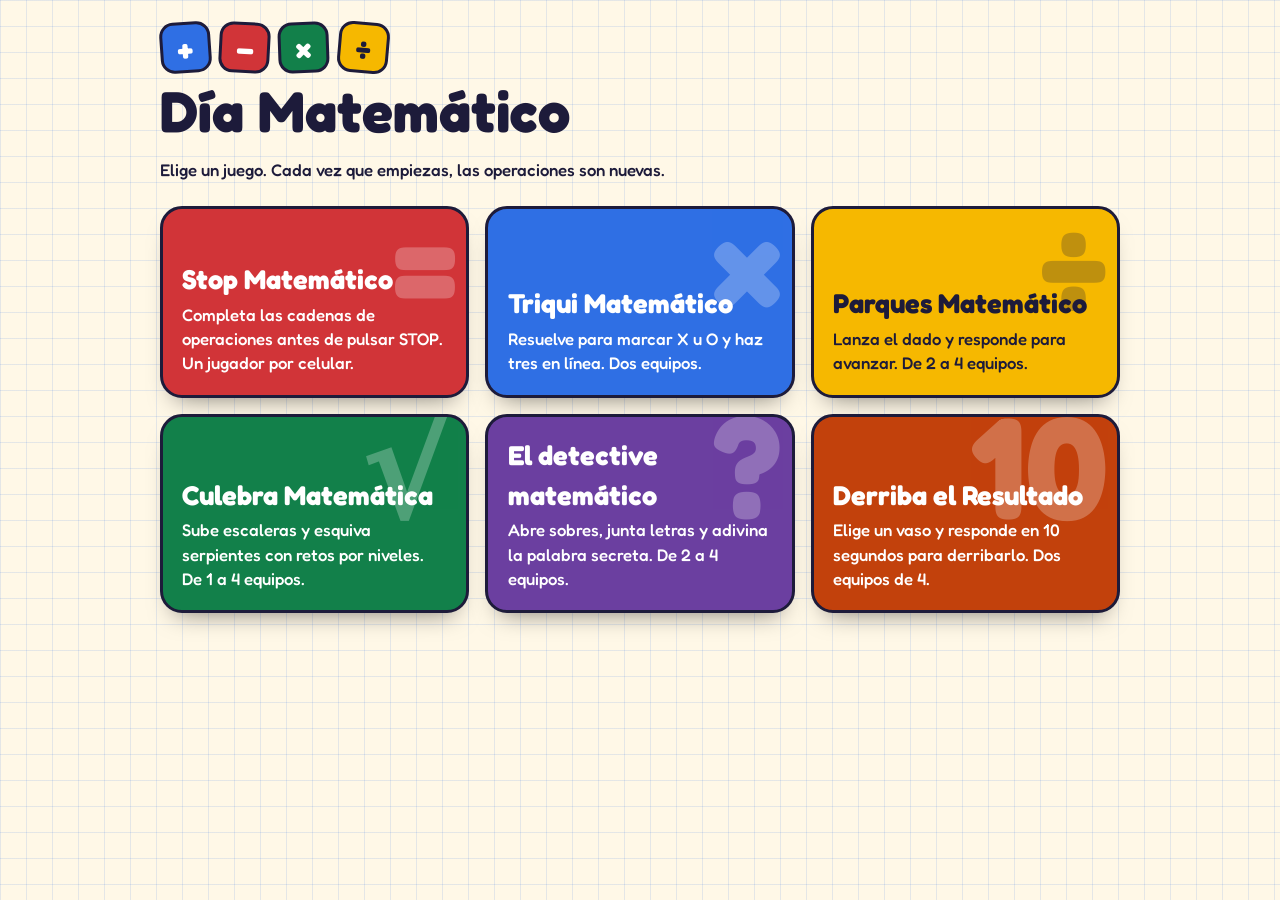
<file: index.html>
<!doctype html><html lang="es"><meta charset="utf-8"><meta name="viewport" content="width=device-width,initial-scale=1"><title>Día Matemático</title><link rel="stylesheet" href="style.css">
<style>
.ops{display:flex;gap:.5rem;margin:.4rem 0 .6rem}
.ops b{display:grid;place-items:center;width:3.2rem;height:3.2rem;font-size:2rem;color:#fff;background:var(--c);border:3px solid #1d1b3a;border-radius:14px;rotate:var(--a)}
@media(prefers-reduced-motion:no-preference){.ops b{animation:pop .6s cubic-bezier(.2,.9,.2,1) backwards;animation-delay:calc(var(--i)*90ms)}}
@keyframes pop{from{translate:0 -2rem;opacity:0}}
.grid{display:grid;gap:1rem;margin-top:1.5rem}
@media(min-width:44rem){.grid{grid-template-columns:repeat(3,1fr)}}
.grid a{position:relative;overflow:hidden;display:flex;flex-direction:column;justify-content:flex-end;min-height:12rem;padding:1.2rem;color:#fff;text-decoration:none;background:var(--c);border:3px solid #1d1b3a;border-radius:22px;box-shadow:0 14px 24px -14px rgb(0 0 0/.5);transition:transform .2s}
.grid a:hover{transform:translateY(-4px)}
.grid a.y{color:#1d1b3a}
.grid b{position:absolute;top:-1.5rem;right:.6rem;font-size:9rem;line-height:1;opacity:.25}
.grid h2{font-size:1.7rem}.grid p{margin:.2rem 0 0}
</style>
<main class="wrap">
<div class="ops"><b style="--c:var(--b);--a:-4deg;--i:0">+</b><b style="--c:var(--r);--a:3deg;--i:1">−</b><b style="--c:var(--g);--a:-2deg;--i:2">×</b><b style="--c:var(--y);--a:5deg;--i:3;color:#1d1b3a">÷</b></div>
<h1>Día Matemático</h1>
<p>Elige un juego. Cada vez que empiezas, las operaciones son nuevas.</p>
<nav class="grid">
<a href="stop.html" style="--c:var(--r)"><b aria-hidden="true">=</b><h2>Stop Matemático</h2><p>Completa las cadenas de operaciones antes de pulsar STOP. Un jugador por celular.</p></a>
<a href="triqui.html" style="--c:var(--b)"><b aria-hidden="true">×</b><h2>Triqui Matemático</h2><p>Resuelve para marcar X u O y haz tres en línea. Dos equipos.</p></a>
<a href="parques.html" class="y" style="--c:var(--y)"><b aria-hidden="true">÷</b><h2>Parques Matemático</h2><p>Lanza el dado y responde para avanzar. De 2 a 4 equipos.</p></a>
<a href="culebra.html" style="--c:var(--g)"><b aria-hidden="true">√</b><h2>Culebra Matemática</h2><p>Sube escaleras y esquiva serpientes con retos por niveles. De 1 a 4 equipos.</p></a>
<a href="detective.html" style="--c:var(--p)"><b aria-hidden="true">?</b><h2>El detective matemático</h2><p>Abre sobres, junta letras y adivina la palabra secreta. De 2 a 4 equipos.</p></a>
<a href="derriba.html" style="--c:#c2410c"><b aria-hidden="true">10</b><h2>Derriba el Resultado</h2><p>Elige un vaso y responde en 10 segundos para derribarlo. Dos equipos de 4.</p></a>
</nav></main>
</file>
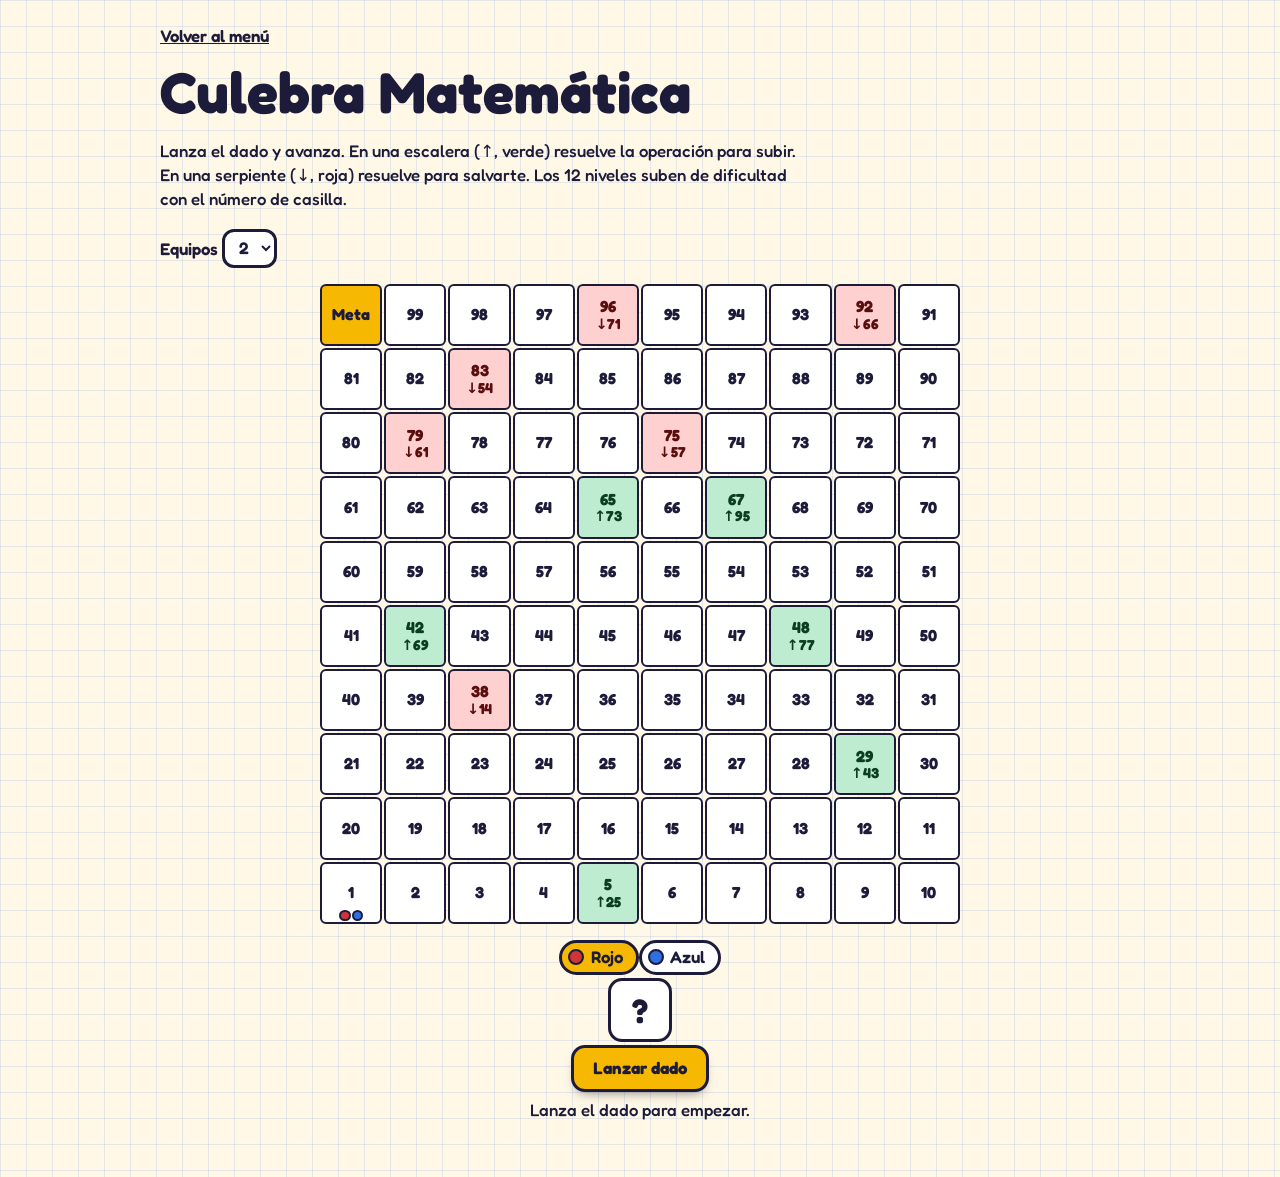
<file: culebra.html>
<!doctype html><html lang="es"><meta charset="utf-8"><meta name="viewport" content="width=device-width,initial-scale=1"><title>Culebra Matemática</title><link rel="stylesheet" href="style.css">
<style>
.brd{display:grid;grid-template-columns:repeat(10,1fr);gap:2px;width:min(100%,40rem);margin:1rem auto}
.sq{position:relative;aspect-ratio:1;display:flex;flex-direction:column;align-items:center;justify-content:center;font:700 clamp(.6rem,2.6vw,1rem)/1.1 Fredoka,ui-rounded,system-ui,sans-serif;background:var(--card);border:2px solid var(--ink);border-radius:6px}
.sq small{font-size:.9em}
.up{background:#bdecd0;color:#0b3d22}.dn{background:#ffd0d0;color:#5a0d0d}.fin{background:var(--y);color:#1d1b3a}
.tkr{position:absolute;bottom:1px;display:flex;gap:1px}
.tk{width:.7rem;height:.7rem}
#i{max-width:40rem;margin:0 auto;text-align:center}#i p{margin:.4rem auto}
</style>
<main class="wrap"><a class="back" href="index.html">Volver al menú</a>
<h1>Culebra Matemática</h1>
<p>Lanza el dado y avanza. En una escalera (↑, verde) resuelve la operación para subir. En una serpiente (↓, roja) resuelve para salvarte. Los 12 niveles suben de dificultad con el número de casilla.</p>
<div class="bar"><label>Equipos <select id="cnt" onchange="start()"><option>1<option selected>2<option>3<option>4</select></label></div>
<div class="brd" id="b"></div><div id="i"></div></main>
<script src="core.js"></script>
<script>
const lv=p=>Math.ceil(p*12/100);
let n,pos,t,J,dv,msg;
function start(){n=+$('#cnt').value;pos=Array(n).fill(1);t=0;dv='?';msg='Lanza el dado para empezar.';J={};
 const used=x=>x in J||Object.values(J).includes(x); // 6 escaleras y 6 serpientes, sin casillas repetidas
 for(let i=0;i<12;i++){let a,b;do{a=R(3,98);b=i<6?a+R(8,30):a-R(8,30)}while(b<2||b>99||used(a)||used(b));J[a]=b}
 draw()}
function draw(){let h='';
 for(let r=9;r>=0;r--)for(let c=0;c<10;c++){const k=r*10+(r%2?10-c:c+1),j=J[k];
  h+=`<div class="sq${j?j>k?' up':' dn':''}${k==100?' fin':''}">${k==100?'Meta':k}${j?`<small>${j>k?'↑':'↓'}${j}</small>`:''}<span class="tkr">${pos.map((p,i)=>p==k?`<i class="tk" style="--c:${PL[i][1]}"></i>`:'').join('')}</span></div>`}
 $('#b').innerHTML=h;$('#i').innerHTML=`${chips(n,t)}<div class="dice">${dv}</div><button class="btn" id="go">Lanzar dado</button><p>${msg}</p>`;$('#go').onclick=roll}
function roll(){const d=die(),np=Math.min(100,pos[t]+d),j=J[np],me=PL[t][0],q=op(lv(np));dv=d;pos[t]=np;
 const fin=(to,m)=>{pos[t]=to;msg=m;if(to==100){draw();return say(`¡Gana el equipo <b>${me}</b>!`,start,'Jugar otra vez')}t=(t+1)%n;draw()};
 msg=`${me} sacó ${d} y llega a la ${np}.`;draw();
 if(!j)return fin(np,`${me} sacó ${d} y llega a la ${np}.`);
 const up=j>np; // escalera: acertar sube; serpiente: acertar salva
 ask(q,ok=>ok==up?fin(j,up?`¡Correcto! ${me} sube a la ${j}.`:`Era ${q.a}. ${me} cae a la ${j}.`)
  :fin(np,up?`Era ${q.a}. ${me} se queda en la ${np}.`:`¡Te salvaste! ${me} esquiva la serpiente.`),
  `${up?'Escalera':'Serpiente'} · nivel ${lv(np)} de 12`)}
start();
</script>
</file>
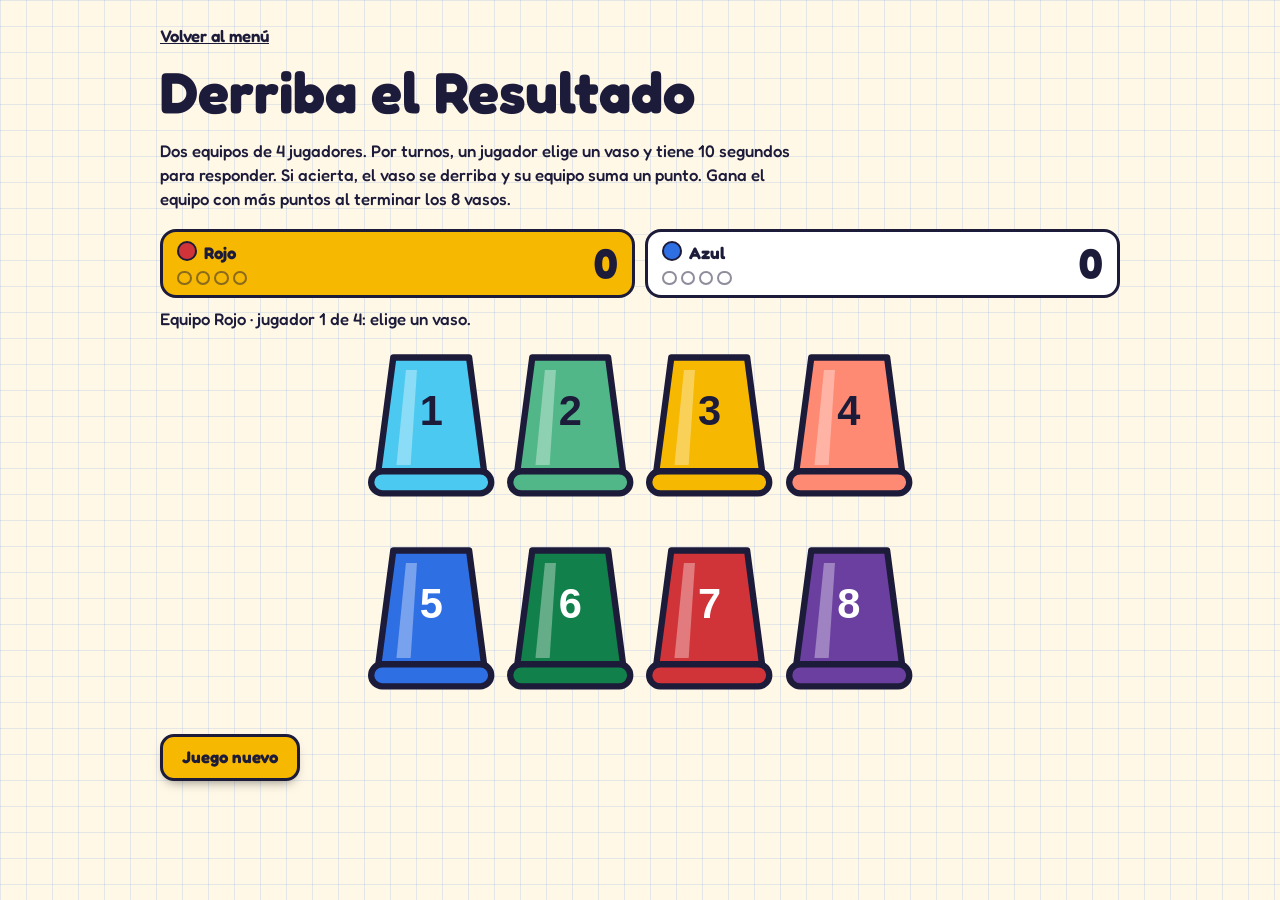
<file: derriba.html>
<!doctype html><html lang="es"><meta charset="utf-8"><meta name="viewport" content="width=device-width,initial-scale=1"><title>Derriba el Resultado</title><link rel="stylesheet" href="style.css">
<style>
.sb{display:grid;grid-template-columns:1fr 1fr;gap:.6rem;margin:1rem 0 .4rem}
.tm{display:grid;grid-template-columns:1fr auto;align-items:center;gap:.3rem .6rem;padding:.6rem .9rem;background:var(--card);border:3px solid var(--ink);border-radius:16px}
.tm.on{background:var(--y);color:#1d1b3a}
.tm>b::before{content:"";display:inline-block;width:1rem;height:1rem;margin-right:.4rem;vertical-align:-.1rem;background:var(--c);border:2px solid #1d1b3a;border-radius:50%}
.pts{grid-row:span 2;grid-column:2;font-size:2.6rem;font-weight:700;line-height:1}
.pips{display:flex;gap:.25rem}
.pips i{width:.9rem;height:.9rem;border:2px solid currentColor;border-radius:50%;opacity:.5}
.pips i.o{background:currentColor;opacity:1}
.cups{display:grid;grid-template-columns:repeat(4,1fr);gap:1rem .8rem;max-width:34rem;margin:1rem auto}
.cup{position:relative;display:block;width:100%;padding:0;background:none;border:0;cursor:pointer;transition:transform .45s cubic-bezier(.34,1.56,.64,1)}
.cup:hover:not(:disabled){transform:translateY(-6px)}
.cup svg{display:block;width:100%;height:auto;overflow:visible}
.cup svg *{stroke:#1d1b3a;stroke-width:4;stroke-linejoin:round}
.cup .b,.cup rect{fill:var(--c)}
.cup .hl{fill:#fff;opacity:.35;stroke:none}
.cup b{position:absolute;left:0;right:0;top:28%;text-align:center;font-size:clamp(1.6rem,8vw,2.6rem);line-height:1;color:var(--t)}
.cup:disabled{cursor:default}
.cup.down{transform:translateY(8%) rotate(-90deg)}
.cup.miss{filter:grayscale(1);opacity:.4}
.tag{display:block;min-height:1.6rem;text-align:center;font-weight:700}
.tag .tk{width:.8rem;height:.8rem;vertical-align:-.1rem}
.tb{height:.9rem;margin:.2rem 0 1rem;overflow:hidden;background:var(--paper);border:3px solid var(--ink);border-radius:99px}
.tb i{display:block;height:100%;background:var(--g)}.tb.low i{background:var(--r)}
.sec{margin:.2rem 0;font-weight:700}
.opts{display:grid;grid-template-columns:1fr 1fr;gap:.6rem}
.opt{width:100%;font-size:1.3rem;background:#fff}.opt:hover{background:var(--y)}
</style>
<main class="wrap"><a class="back" href="index.html">Volver al menú</a>
<h1>Derriba el Resultado</h1>
<p>Dos equipos de 4 jugadores. Por turnos, un jugador elige un vaso y tiene 10 segundos para responder. Si acierta, el vaso se derriba y su equipo suma un punto. Gana el equipo con más puntos al terminar los 8 vasos.</p>
<div class="sb" id="sc"></div>
<p id="who" class="bar"></p>
<div class="cups" id="cups"></div>
<button class="btn" id="rs">Juego nuevo</button></main>
<script src="core.js"></script>
<script>
const CUPS=[['#4cc9f0','#1d1b3a'],['#52b788','#1d1b3a'],['#f6b800','#1d1b3a'],['#ff8a73','#1d1b3a'],['#2f6fe4','#fff'],['#12804a','#fff'],['#d13438','#fff'],['#6b3fa0','#fff']],
// 4 opciones: la correcta y 3 cercanas, sin repetir y sin negativos.
opts=a=>{const s=new Set([a]);while(s.size<4){const v=a+pick([-10,-3,-2,-1,1,2,3,10,R(-6,6)]);if(v>=0)s.add(v)}return shuffle([...s])};
let cups,t,score,turns;
// 8 vasos = 8 jugadores: multiplicación, división, raíz y operaciones combinadas, en orden aleatorio.
function start(){
 cups=shuffle([2,3,4,5,2,3,4,6]).map(k=>{const q=opk(k,12);q.o=opts(q.a);return{q,s:''}});t=0;score=[0,0];turns=[0,0];
 $('#cups').innerHTML=CUPS.map((c,i)=>`<div><button class="cup" data-i="${i}" style="--c:${c[0]};--t:${c[1]}"><svg viewBox="0 0 80 96" aria-hidden="true"><path class="b" d="M16 6h48l10 76H6z"/><path class="hl" d="M24 14h7l-4 60h-9z"/><rect x="2" y="78" width="76" height="14" rx="7"/></svg><b>${i+1}</b></button><span class="tag"></span></div>`).join('');
 draw()}
function draw(){const done=cups.every(x=>x.s);
 $('#sc').innerHTML=[0,1].map(i=>`<div class="tm${i==t&&!done?' on':''}" style="--c:${PL[i][1]}"><b>${PL[i][0]}</b><span class="pts">${score[i]}</span><span class="pips">${[0,1,2,3].map(k=>`<i${k<turns[i]?' class="o"':''}></i>`).join('')}</span></div>`).join('');
 $('#who').textContent=done?'Se acabaron los vasos.':`Equipo ${PL[t][0]} · jugador ${turns[t]+1} de 4: elige un vaso.`;
 [...$('#cups').children].forEach((d,i)=>{const x=cups[i],b=d.firstChild;b.className='cup '+x.s;b.disabled=!!x.s;
  b.setAttribute('aria-label',`Vaso ${i+1}${x.s=='down'?', derribado':x.s?', fallado':''}`);
  d.lastChild.innerHTML=x.s=='down'?`<i class="tk" style="--c:${PL[x.by][1]}"></i> +1`:x.s?'0':''})}
function play(i){const q=cups[i].q;
 dlg(`<p>Vaso ${i+1} · equipo ${PL[t][0]} · jugador ${turns[t]+1}</p><h2>${q.t} = ?</h2><p class="sec">10 s</p><div class="tb" role="timer" aria-label="Tiempo restante"><i></i></div><div class="opts">${q.o.map((v,j)=>`<button class="btn opt" data-v="${v}">${'abcd'[j]}) ${v}</button>`).join('')}</div>`,d=>{
  const bar=d.querySelector('.tb'),sec=d.querySelector('.sec'),t1=Date.now()+1e4;let go;
  const end=v=>{if(go)return;go=1;clearInterval(tm);d.close();result(i,v)},  // la primera respuesta es definitiva
  tm=setInterval(()=>{const ms=Math.max(0,t1-Date.now());bar.firstChild.style.width=ms/100+'%';bar.classList.toggle('low',ms<3e3);sec.textContent=Math.ceil(ms/1e3)+' s';if(!ms)end(null)},100);
  d.querySelectorAll('.opt').forEach(b=>b.onclick=()=>end(+b.dataset.v))})}
// v: número elegido, o null si se acabó el tiempo. Los turnos alternan siempre entre equipos.
function result(i,v){const c=cups[i],q=c.q,ok=v===q.a,me=PL[t][0];
 c.s=ok?'down':'miss';c.by=t;score[t]+=+ok;turns[t]++;t=1-t;
 const last=cups.every(x=>x.s);
 say((ok?`¡Correcto! +1 punto para el equipo ${me}.`:`${v==null?'¡Se acabó el tiempo!':'Respuesta incorrecta.'} El resultado era <b>${q.a}</b>.`)+(last?'':` Turno del equipo ${PL[t][0]}.`),()=>{draw();if(last)setTimeout(fin,900)})}
function fin(){const[a,b]=score;say(a==b?`¡Empate, ${a} a ${b}!`:`¡Gana el equipo <b>${PL[+(b>a)][0]}</b>, ${Math.max(a,b)} a ${Math.min(a,b)}!`,start,'Jugar otra vez')}
$('#cups').onclick=e=>{const b=e.target.closest('.cup');if(b&&!b.disabled)play(+b.dataset.i)};
$('#rs').onclick=start;start();
</script>
</file>
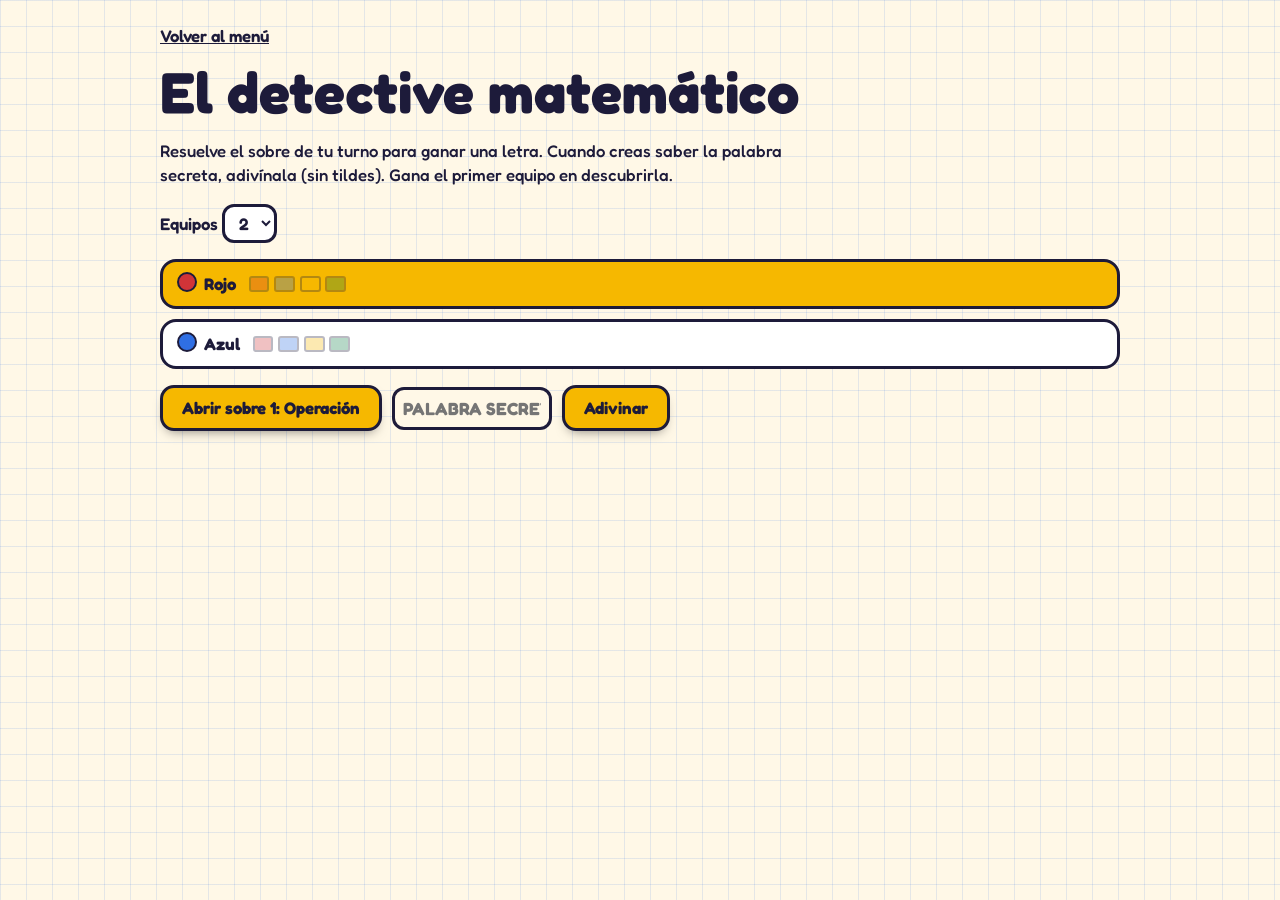
<file: detective.html>
<!doctype html><html lang="es"><meta charset="utf-8"><meta name="viewport" content="width=device-width,initial-scale=1"><title>El detective matemático</title><link rel="stylesheet" href="style.css">
<style>
.tms{display:grid;gap:.6rem;margin:1rem 0}
.tm{display:flex;flex-wrap:wrap;align-items:center;gap:.8rem;padding:.6rem .9rem;background:var(--card);border:3px solid var(--ink);border-radius:16px}
.tm.on{background:var(--y);color:#1d1b3a}
.tm>b::before{content:"";display:inline-block;width:1rem;height:1rem;margin-right:.4rem;vertical-align:-.1rem;background:var(--c);border:2px solid #1d1b3a;border-radius:50%}
.env{display:flex;gap:.3rem}
.env i{width:1.3rem;height:1rem;background:var(--e);border:2px solid #1d1b3a;border-radius:3px;opacity:.3}
.env i.o{opacity:1}
.ls{margin-left:auto;font-size:1.4rem;letter-spacing:.3rem}
.ctl{display:flex;flex-wrap:wrap;gap:.6rem;align-items:center}
.ctl input{width:10rem;margin:0;font-size:1.1rem;text-transform:uppercase}
</style>
<main class="wrap"><a class="back" href="index.html">Volver al menú</a>
<h1>El detective matemático</h1>
<p>Resuelve el sobre de tu turno para ganar una letra. Cuando creas saber la palabra secreta, adivínala (sin tildes). Gana el primer equipo en descubrirla.</p>
<div class="bar"><label>Equipos <select id="cnt" onchange="start()"><option>2<option>3<option>4</select></label></div>
<div class="tms" id="tm"></div>
<div class="ctl"><button class="btn" id="ob"></button><input id="gi" maxlength="8" placeholder="Palabra secreta" aria-label="Palabra secreta" autocomplete="off"><button class="btn" id="gb">Adivinar</button></div></main>
<script src="core.js"></script>
<script>
const WORDS=['MATE','SUMA','CERO','DATO','LADO','MESA','PESO','RAIZ'],NM=['Operación','Problema','Razonamiento','Última pista'],EC=['--r','--b','--y','--g'],
QS=[()=>op(3),
 ()=>{const a=R(3,9),b=R(2,6),c=R(2,9);return{w:1,t:`Ana tiene ${a} cajas con ${b} lápices cada una y compra ${c} más. ¿Cuántos lápices tiene?`,a:a*b+c}},
 ()=>{const s=R(1,9),d=R(2,6);return{w:1,t:`Completa la serie: ${[0,1,2,3].map(i=>s+i*d).join(', ')}, ¿?`,a:s+4*d}},
 ()=>opk(R(5,6),9)];
let n,W,T,t;
// Cada equipo tiene sus propias preguntas y recibe las letras en un orden distinto.
function start(){n=+$('#cnt').value;W=pick(WORDS);t=0;T=Array.from({length:n},()=>({k:0,ord:shuffle([0,1,2,3]),q:QS.map(f=>f())}));draw()}
const next=h=>say(h,()=>{t=(t+1)%n;draw()});
function draw(){
 $('#tm').innerHTML=T.map((x,i)=>`<div class="tm${i==t?' on':''}" style="--c:${PL[i][1]}"><b>${PL[i][0]}</b><span class="env">${EC.map((c,e)=>`<i class="${e<x.k?'o':''}" style="--e:var(${c})"></i>`).join('')}</span><span class="ls">${x.ord.slice(0,x.k).map(j=>W[j]).join(' ')}</span></div>`).join('');
 const k=T[t].k;$('#ob').textContent=k<4?`Abrir sobre ${k+1}: ${NM[k]}`:'Sobres terminados';$('#ob').disabled=k>3}
$('#ob').onclick=()=>{const m=T[t],e=m.k,q=m.q[e];
 ask(q,ok=>{if(ok){m.k++;next(`Resultado ${q.a}: ¡descubres la letra <b>${W[m.ord[e]]}</b>!`)}
  else{m.q[e]=QS[e]();next('Respuesta incorrecta. Pierdes el turno y el sobre cambia.')}},`Equipo ${PL[t][0]} · sobre ${e+1}: ${NM[e]}`)};
$('#gb').onclick=()=>{const g=$('#gi').value.trim().toUpperCase();$('#gi').value='';
 if(g==W)return say(`¡El equipo <b>${PL[t][0]}</b> descubrió <b>${W}</b>! Ahora explica cómo resolviste tus operaciones.`,start,'Jugar otra vez');
 if(g)next('Esa no es la palabra. Pierdes el turno.')};
start();
</script>
</file>
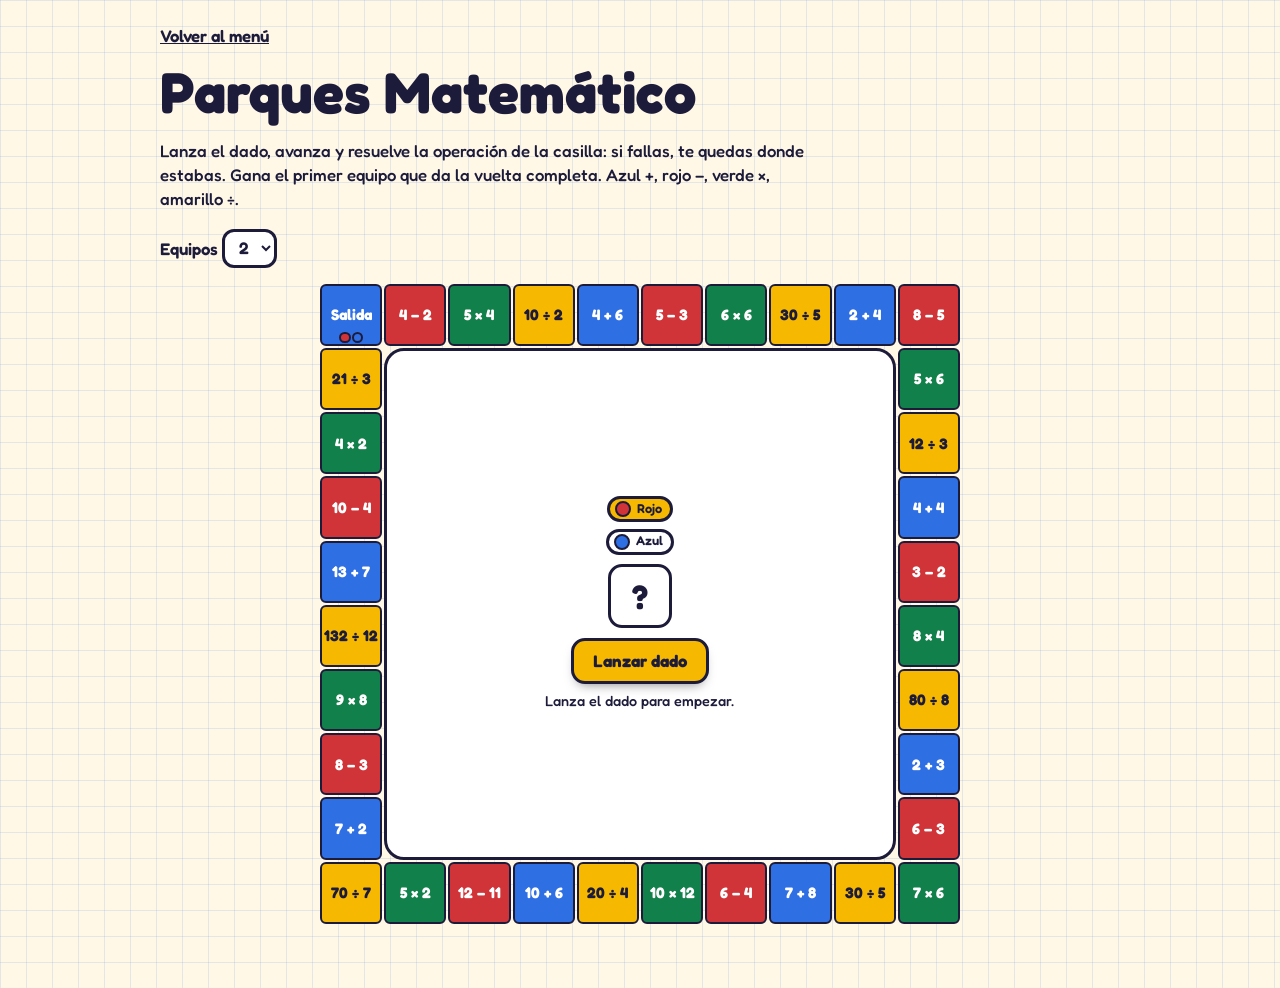
<file: parques.html>
<!doctype html><html lang="es"><meta charset="utf-8"><meta name="viewport" content="width=device-width,initial-scale=1"><title>Parques Matemático</title><link rel="stylesheet" href="style.css">
<style>
.brd{display:grid;grid-template:repeat(10,1fr)/repeat(10,1fr);gap:2px;width:min(100%,40rem);aspect-ratio:1;margin:1rem auto}
.pc{position:relative;display:grid;place-items:center;padding:1px;font:700 clamp(.5rem,2.4vw,.95rem)/1 Fredoka,ui-rounded,system-ui,sans-serif;text-align:center;color:#fff;border:2px solid #1d1b3a;border-radius:6px}
.k0{background:var(--b)}.k1{background:var(--r)}.k2{background:var(--g)}.k3{background:var(--y);color:#1d1b3a}
.pc span{position:absolute;bottom:1px;left:1px;right:1px;display:flex;justify-content:center;gap:1px}
.tk{width:.7rem;height:.7rem}
.mid{grid-area:2/2/10/10;display:flex;flex-direction:column;align-items:center;justify-content:center;gap:.4rem;padding:.5rem;text-align:center;background:var(--card);border:3px solid var(--ink);border-radius:20px}
.mid .chip{font-size:.8rem;padding:.05rem .5rem .05rem .3rem}
.mid p{margin:0;font-size:.9rem}
</style>
<main class="wrap"><a class="back" href="index.html">Volver al menú</a>
<h1>Parques Matemático</h1>
<p>Lanza el dado, avanza y resuelve la operación de la casilla: si fallas, te quedas donde estabas. Gana el primer equipo que da la vuelta completa. Azul +, rojo −, verde ×, amarillo ÷.</p>
<div class="bar"><label>Equipos <select id="cnt" onchange="start()"><option>2<option>3<option>4</select></label></div>
<div class="brd" id="b"></div></main>
<script src="core.js"></script>
<script>
const P=[...Array(10)].map((_,i)=>[1,i+1]).concat([...Array(9)].map((_,i)=>[i+2,10]),[...Array(9)].map((_,i)=>[10,9-i]),[...Array(8)].map((_,i)=>[9-i,1])), // 36 casillas en el borde
 mk=i=>opk(i%4,5+(i/3|0));
let n,pos,t,cells,dv,msg;
function start(){n=+$('#cnt').value;pos=Array(n).fill(0);t=0;dv='?';msg='Lanza el dado para empezar.';cells=P.map((_,i)=>({q:mk(i)}));draw()}
function draw(){$('#b').innerHTML=cells.map((x,i)=>`<div class="pc k${i%4}" style="grid-area:${P[i][0]}/${P[i][1]}">${i?x.q.t:'Salida'}<span>${pos.map((p,j)=>p==i?`<i class="tk" style="--c:${PL[j][1]}"></i>`:'').join('')}</span></div>`).join('')+
 `<div class="mid">${chips(n,t)}<div class="dice">${dv}</div><button class="btn" id="go">Lanzar dado</button><p>${msg}</p></div>`;$('#go').onclick=roll}
function roll(){const d=die(),np=pos[t]+d,win=np>35,q=win?opk(R(2,3),16):cells[np].q,me=PL[t][0];dv=d;msg=`${me} sacó ${d}.`;draw();
 ask(q,ok=>{
  if(ok){pos[t]=np;if(win){draw();return say(`¡Gana el equipo <b>${me}</b>!`,start,'Jugar otra vez')}msg=`¡Correcto! ${me} avanza ${d}.`}
  else{if(!win)cells[np].q=mk(np);msg=`${me} falló: era ${q.a}. Se queda donde estaba.`}
  t=(t+1)%n;draw()},`Equipo ${me}${win?' · ¡última casilla!':''}`)}
start();
</script>
</file>
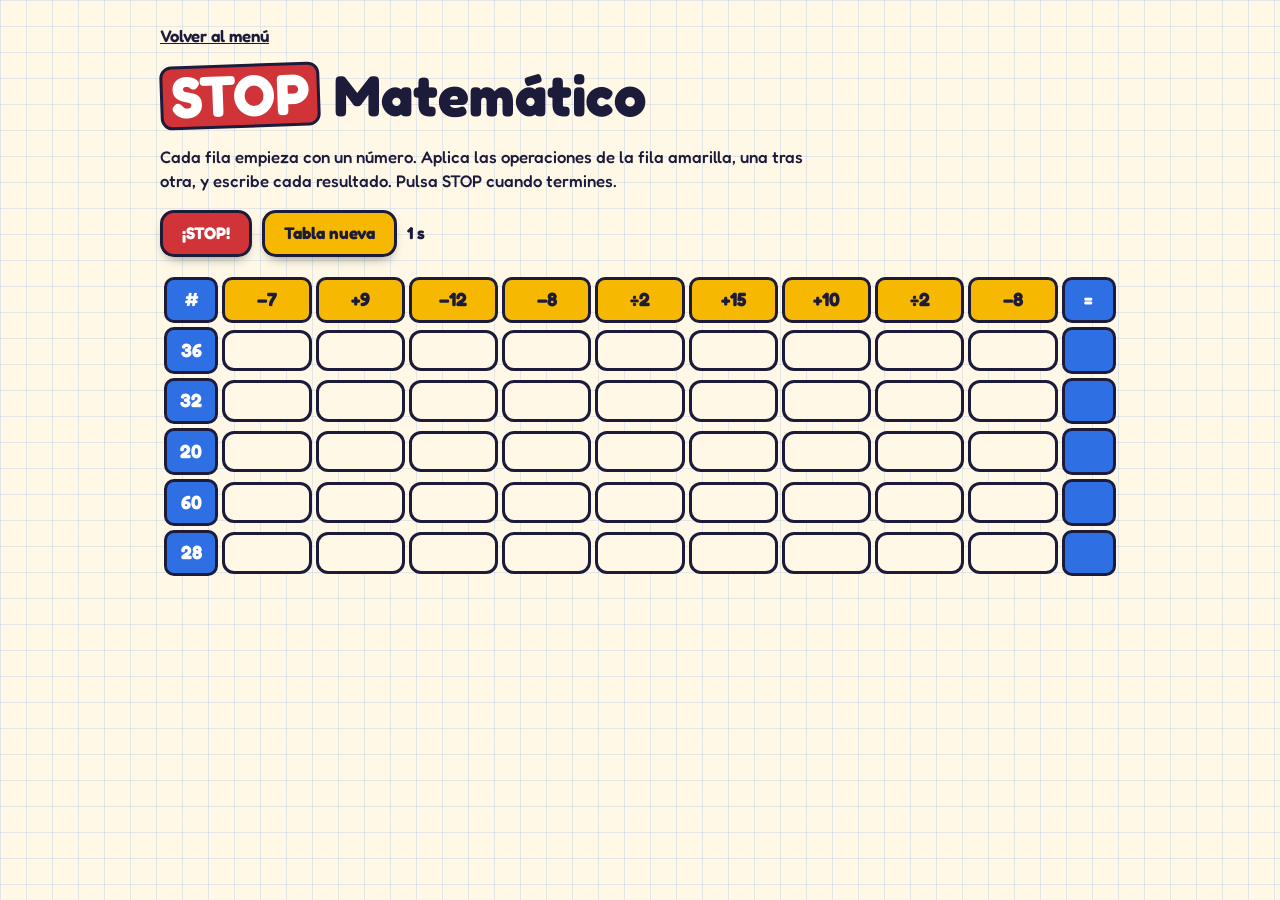
<file: stop.html>
<!doctype html><html lang="es"><meta charset="utf-8"><meta name="viewport" content="width=device-width,initial-scale=1"><title>Stop Matemático</title><link rel="stylesheet" href="style.css">
<style>
h1 span{display:inline-block;padding:0 .5rem;color:#fff;background:var(--r);border:3px solid #1d1b3a;border-radius:12px;rotate:-2deg}
.sc{overflow-x:auto;margin-top:1rem}
#t{border-collapse:separate;border-spacing:4px;min-width:42rem}
#t th{min-width:3.4rem;padding:.4rem;font-size:1.2rem;color:#fff;background:var(--b);border:3px solid #1d1b3a;border-radius:10px}
#t tr:first-child th:not(:first-child):not(:last-child){background:var(--y);color:#1d1b3a}
#t td{padding:0;text-align:center}
#t td input{min-width:3.4rem;margin:0;padding:.45rem .1rem;font-size:1.1rem}
#t td.ok input{background:#bdecd0;color:#0b3d22}
#t td.bad input{background:#ffd0d0;color:#5a0d0d}
#t td.bad::after{content:attr(data-a);display:block;font-size:.85rem;font-weight:700}
</style>
<main class="wrap"><a class="back" href="index.html">Volver al menú</a>
<h1><span>STOP</span> Matemático</h1>
<p>Cada fila empieza con un número. Aplica las operaciones de la fila amarilla, una tras otra, y escribe cada resultado. Pulsa STOP cuando termines.</p>
<div class="bar"><button class="btn r" id="stop">¡STOP!</button><button class="btn" id="new">Tabla nueva</button><b id="time">0 s</b></div>
<div class="sc"><table id="t"></table></div></main>
<script src="core.js"></script>
<script>
const f=(v,[o,n])=>o=='+'?v+n:o=='−'?v-n:o=='×'?v*n:v/n;
// 9 operaciones comunes y 5 números iniciales; se repite hasta que toda la cadena da enteros entre 0 y 500.
function gen(){for(;;){
 const ops=Array.from({length:9},()=>{const k=R(0,3);return k<1?['+',R(5,15)]:k<2?['−',R(3,12)]:k<3?['×',R(2,4)]:['÷',R(2,3)]}),rows=[];
 for(const s of shuffle([...Array(56).keys()].map(i=>i+5))){
  let v=s;const r=ops.map(o=>v=f(v,o));
  if(r.every(x=>Number.isInteger(x)&&x>=0&&x<=500))rows.push({s,r});
  if(rows.length==5)return{ops,rows}}}}
let G,t0,tm;
function start(){G=gen();clearInterval(tm);t0=Date.now();$('#stop').disabled=false;$('#time').textContent='0 s';
 $('#t').innerHTML=`<tr><th>#</th>${G.ops.map(o=>`<th>${o.join('')}</th>`).join('')}<th>=</th></tr>`+
  G.rows.map(w=>`<tr><th>${w.s}</th>${w.r.map((_,j)=>`<td><input type=number inputmode=numeric aria-label="Paso ${j+1}"></td>`).join('')}<th></th></tr>`).join('');
 tm=setInterval(()=>$('#time').textContent=Math.round((Date.now()-t0)/1e3)+' s',500)}
$('#t').onkeydown=e=>{if(e.key=='Enter'){const a=[...$('#t').querySelectorAll('input')];a[a.indexOf(e.target)+1]?.focus()}};
$('#stop').onclick=()=>{clearInterval(tm);$('#stop').disabled=true;let ok=0;
 $('#t').querySelectorAll('tr').forEach((tr,i)=>{if(!i)return;let all=1;
  tr.querySelectorAll('td').forEach((td,j)=>{const a=G.rows[i-1].r[j],i2=td.firstChild,good=i2.value!==''&&+i2.value===a;
   td.className=good?'ok':'bad';td.dataset.a=a;ok+=good;all&=good;i2.disabled=true});
  tr.lastChild.textContent=all?'✓':'✗'});
 say(`Acertaste <b>${ok} de 45</b> en ${Math.round((Date.now()-t0)/1e3)} s.${ok==45?' ¡Tabla perfecta!':' La respuesta correcta aparece bajo cada casilla roja.'}`)};
$('#new').onclick=start;start();
</script>
</file>
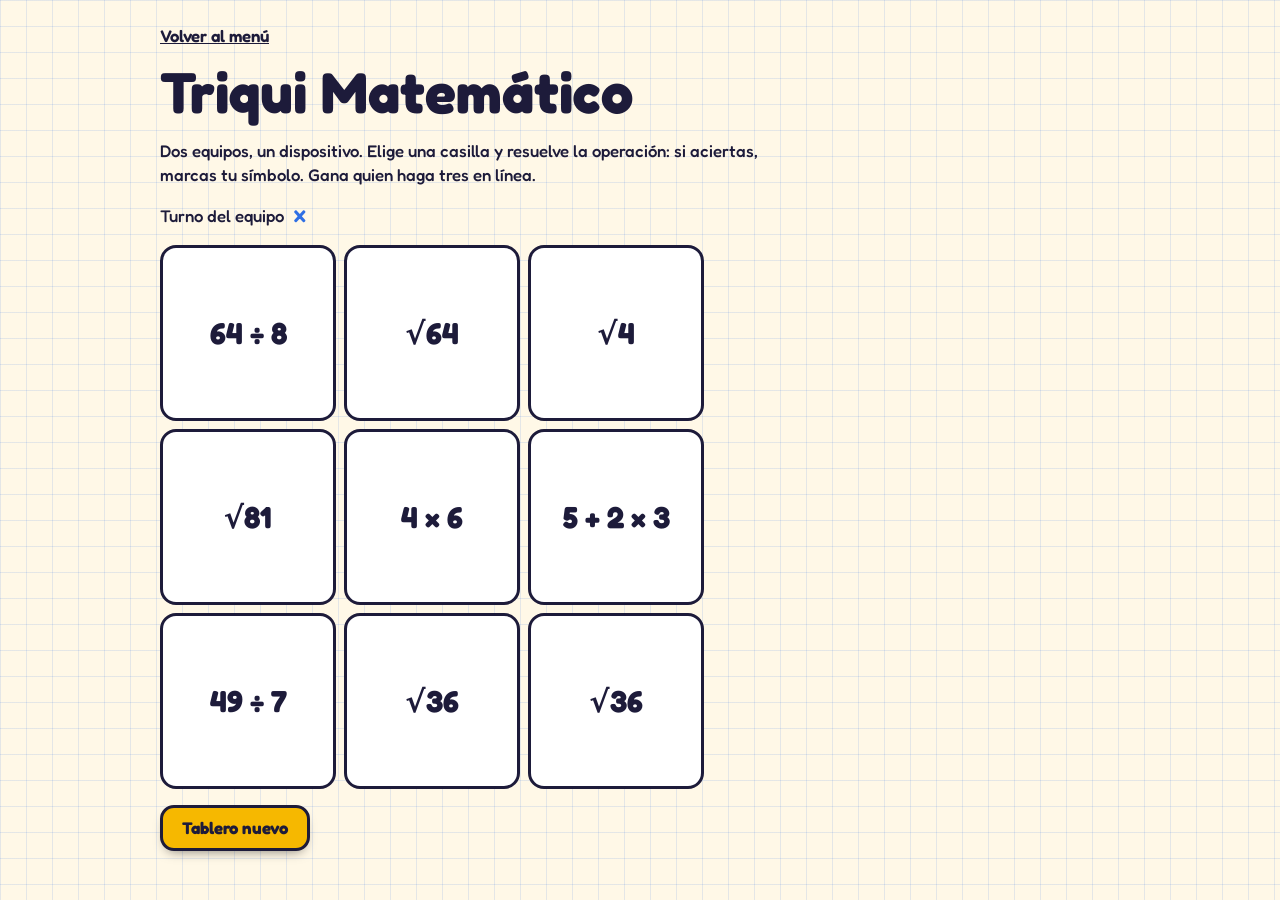
<file: triqui.html>
<!doctype html><html lang="es"><meta charset="utf-8"><meta name="viewport" content="width=device-width,initial-scale=1"><title>Triqui Matemático</title><link rel="stylesheet" href="style.css">
<style>
.tri{display:grid;grid-template-columns:repeat(3,1fr);gap:.5rem;max-width:34rem;margin:1rem 0}
.cell{aspect-ratio:1;display:grid;place-items:center;padding:.3rem;font:700 clamp(1.1rem,5vw,1.9rem) Fredoka,ui-rounded,system-ui,sans-serif;color:var(--ink);background:var(--card);border:3px solid var(--ink);border-radius:16px;cursor:pointer}
.cell:hover:not(:disabled){background:var(--y);color:#1d1b3a}
.cell:disabled{cursor:default}
.cell.mX,.cell.mO{font-size:clamp(3rem,16vw,5.5rem)}
.mX{color:var(--b)}.mO{color:var(--r)}
</style>
<main class="wrap"><a class="back" href="index.html">Volver al menú</a>
<h1>Triqui Matemático</h1>
<p>Dos equipos, un dispositivo. Elige una casilla y resuelve la operación: si aciertas, marcas tu símbolo. Gana quien haga tres en línea.</p>
<p id="turn" class="bar"></p><div class="tri" id="b"></div><button class="btn" id="rs">Tablero nuevo</button></main>
<script src="core.js"></script>
<script>
const L=[[0,1,2],[3,4,5],[6,7,8],[0,3,6],[1,4,7],[2,5,8],[0,4,8],[2,4,6]],nq=()=>opk(R(2,6),12);
let c,t,end;
function start(){c=Array.from({length:9},()=>({q:nq(),m:''}));t=0;end=0;draw()}
function draw(){$('#turn').innerHTML=end?'':`Turno del equipo <b class="m${'XO'[t]}">${'XO'[t]}</b>`;
 $('#b').innerHTML=c.map((x,i)=>`<button class="cell ${x.m&&'m'+x.m}" data-i="${i}" ${x.m||end?'disabled':''}>${x.m||x.q.t}</button>`).join('')}
$('#b').onclick=e=>{const i=e.target.dataset.i;if(i==null)return;const x=c[i],s='XO'[t];
 ask(x.q,ok=>{
  if(!ok)return say(`Casi. La respuesta era <b>${x.q.a}</b>. Pierdes el turno y la casilla cambia.`,()=>{x.q=nq();t=1-t;draw()});
  x.m=s;
  if(L.some(l=>l.every(k=>c[k].m==s))){end=1;draw();return say(`¡Gana el equipo <b class="m${s}">${s}</b>!`,start,'Jugar otra vez')}
  if(c.every(y=>y.m)){end=1;draw();return say('¡Empate!',start,'Jugar otra vez')}
  t=1-t;draw()})};
$('#rs').onclick=start;start();
</script>
</file>
<file: style.css>
@import url(https://fonts.googleapis.com/css2?family=Fredoka:wght@400;500;600;700&display=swap);
:root{--ink:#1d1b3a;--paper:#fff8e7;--card:#fff;--b:#2f6fe4;--r:#d13438;--g:#12804a;--y:#f6b800;--p:#6b3fa0;--focus:#6b3fa0;color-scheme:light dark}
@media(prefers-color-scheme:dark){:root{--ink:#f4f0ff;--paper:#161433;--card:#241f4d;--focus:#f6b800}}
*{box-sizing:border-box}
::selection{background:var(--y);color:#1d1b3a}
body{margin:0;min-height:100svh;font:500 1.05rem/1.45 Fredoka,ui-rounded,"Segoe UI",system-ui,sans-serif;color:var(--ink);accent-color:var(--b);caret-color:var(--b);
background:linear-gradient(rgb(47 111 228/.13) 1px,transparent 1px) 0 0/26px 26px,linear-gradient(90deg,rgb(47 111 228/.13) 1px,transparent 1px) 0 0/26px 26px,var(--paper)}
.wrap{max-width:62rem;margin:0 auto;padding:1rem 1rem 3rem}
h1{font-size:clamp(2rem,7vw,3.6rem);line-height:1;margin:.5rem 0 1rem;text-wrap:balance}
h2{margin:0;text-wrap:balance}
p{max-width:65ch}
a{color:inherit}
:focus-visible{outline:3px solid var(--focus);outline-offset:3px}
.back{display:inline-block;padding:.5rem 0;font-weight:600}
.btn{min-height:2.9rem;padding:.4rem 1.2rem;font:700 1.05rem Fredoka,ui-rounded,system-ui,sans-serif;color:#1d1b3a;background:var(--y);border:3px solid #1d1b3a;border-radius:14px;cursor:pointer;box-shadow:0 6px 12px -6px rgb(0 0 0/.5)}
.btn:hover{filter:brightness(1.07)}.btn:active{transform:translateY(2px)}
.btn:disabled{opacity:.45;cursor:not-allowed}
.btn.r{background:var(--r);color:#fff}
input,select{font:inherit;color:var(--ink);border:3px solid var(--ink);border-radius:12px}
input{width:100%;margin-bottom:1rem;padding:.5rem;font:700 1.4rem Fredoka,ui-rounded,system-ui,sans-serif;text-align:center;background:var(--paper);-moz-appearance:textfield;appearance:textfield}
input::-webkit-inner-spin-button{appearance:none}
select{padding:.35rem .6rem;background:var(--card)}
label{font-weight:600}
.bar{display:flex;flex-wrap:wrap;gap:.6rem;align-items:center;margin:.6rem 0}
.chip{display:inline-flex;align-items:center;gap:.4rem;padding:.15rem .8rem .15rem .4rem;font-weight:600;background:var(--card);border:3px solid var(--ink);border-radius:99px}
.chip.on{background:var(--y);color:#1d1b3a}
.chip i,.tk{display:inline-block;width:1rem;height:1rem;background:var(--c);border:2px solid #1d1b3a;border-radius:50%}
.dice{display:grid;place-items:center;width:4rem;height:4rem;margin:.2rem auto;font:700 2.1rem Fredoka,ui-rounded,system-ui;color:#1d1b3a;background:#fff;border:3px solid #1d1b3a;border-radius:14px}
dialog{width:min(92vw,26rem);padding:1.4rem;color:var(--ink);background:var(--card);border:3px solid var(--ink);border-radius:22px;text-align:center}
dialog::backdrop{background:rgb(20 18 50/.62)}
dialog h2{margin:0 0 1rem;font-size:clamp(1.6rem,7vw,2.3rem)}
dialog h2.s{font-size:1.15rem;font-weight:600}
dialog p{margin:.2rem auto 1rem}dialog p:empty{display:none}
@media(prefers-reduced-motion:reduce){*{transition:none!important;animation:none!important}}
</file>
